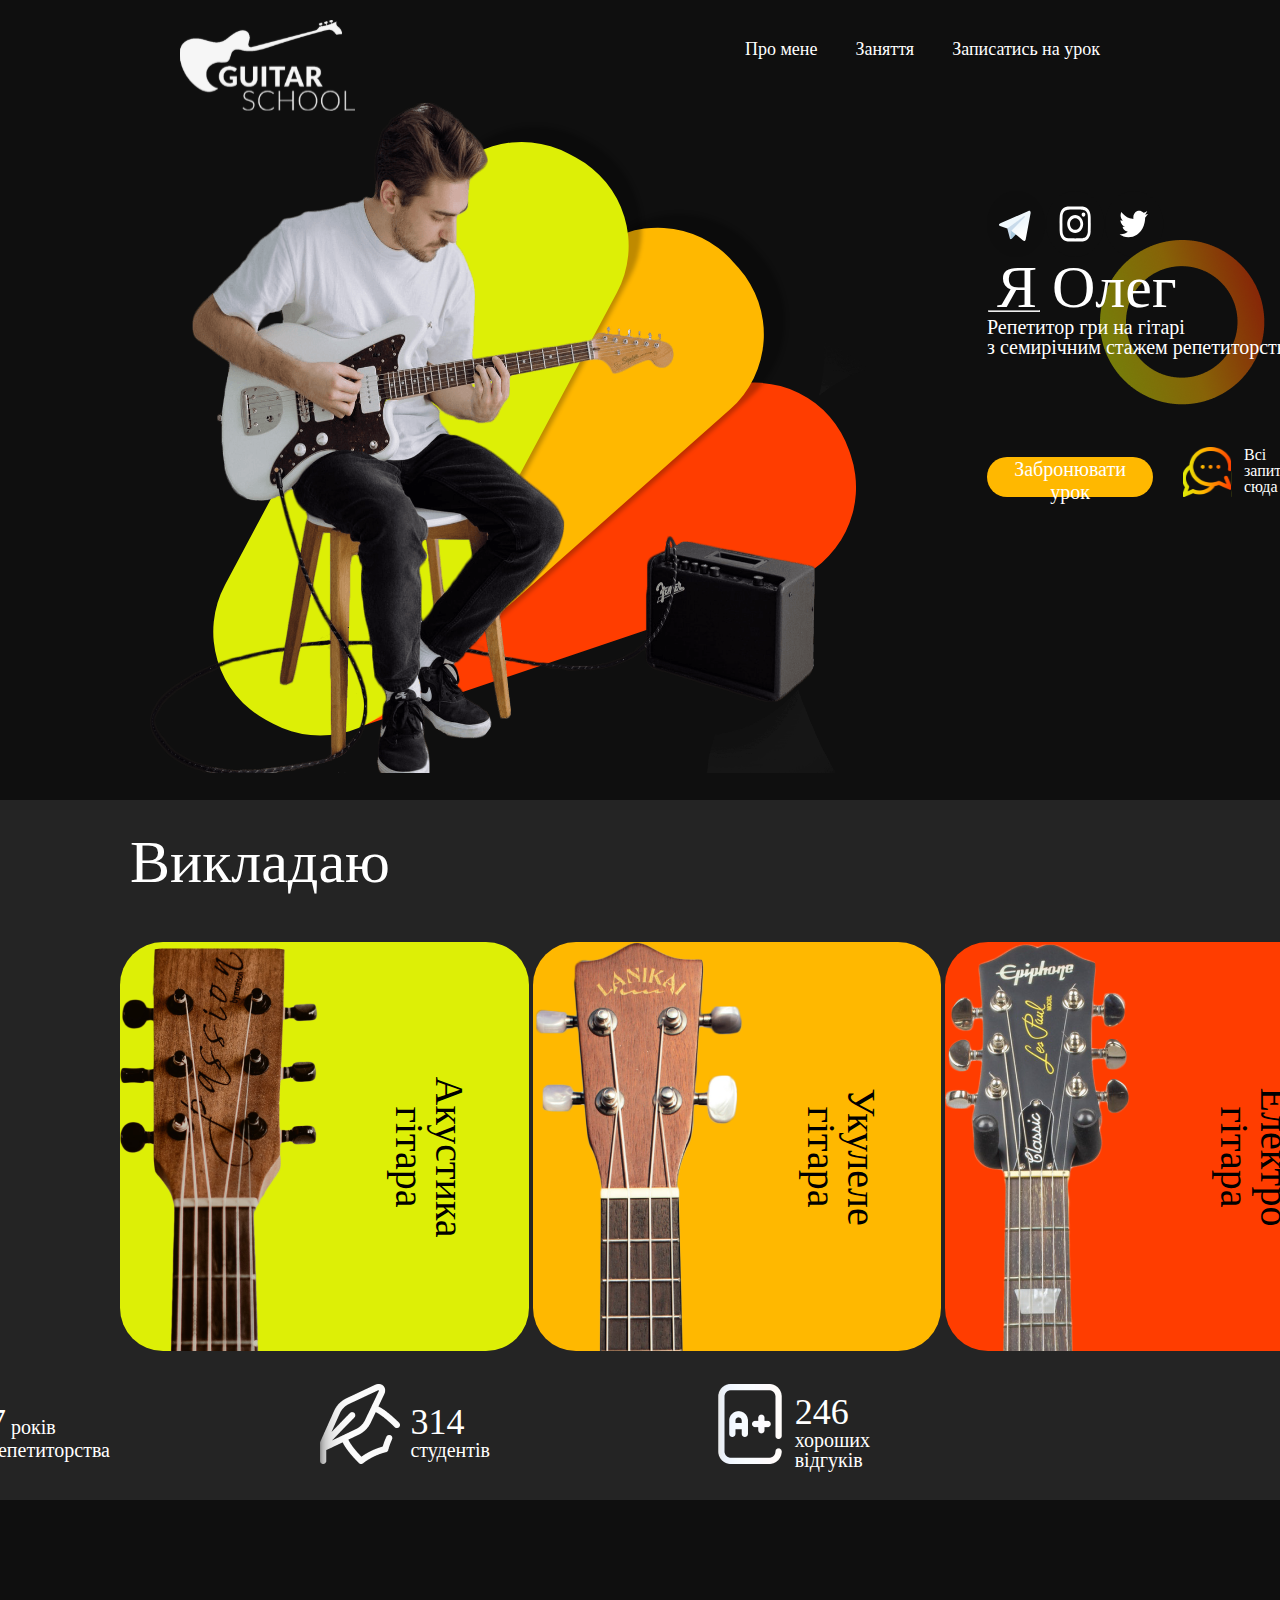
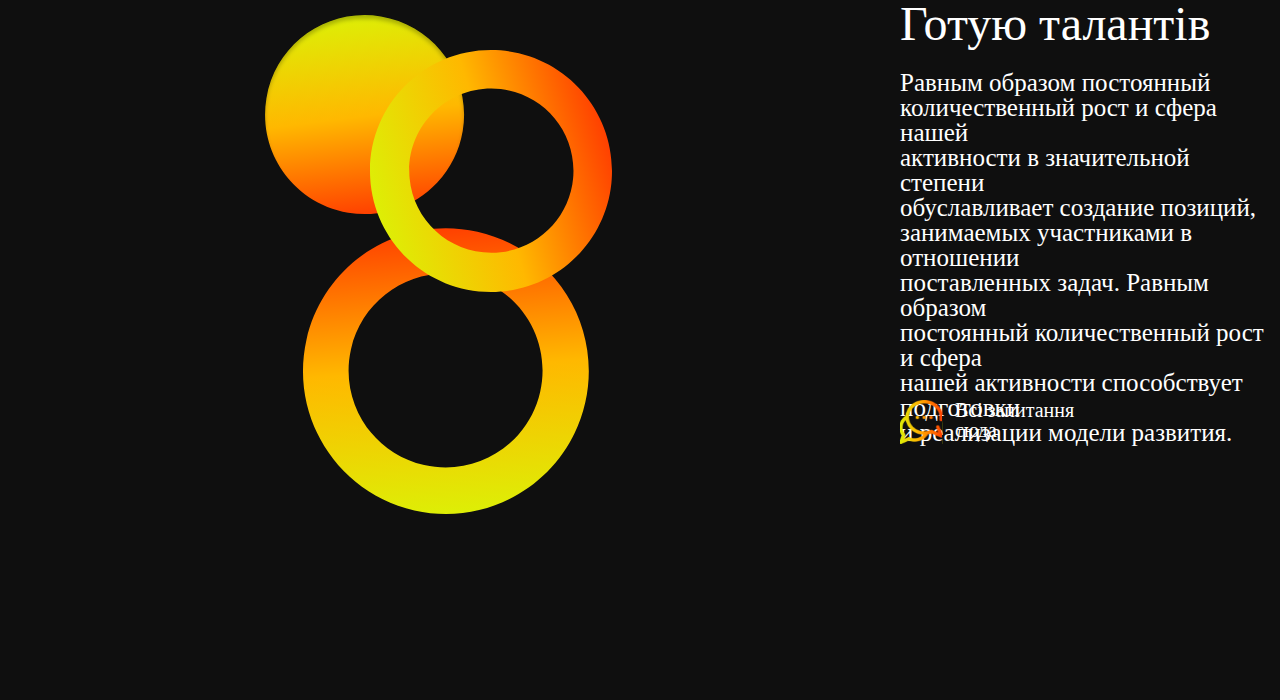
<file: index.html>
<!DOCTYPE html>
<html lang="en">

<head>
    <meta charset="UTF-8">
    <meta name="viewport" content="width=device-width, initial-scale=1.0">
    <link rel="stylesheet" href="src/css/style.css">
    <title>Уроки гри на гітарі</title>
    <meta name="description" content="Найкращий 
    репетитор з гри на гітарі в хмельницькому ">
</head>

<body>
    <!-- перша секція -->
    <div class="main-section">
        <div class="container main-section__nav-container">
            <!-- навігаційне меню -->
            <header class="main-section__header">
                <a href="#"><img class="guitar-school" src="src/img/Лого 2.svg" alt="Школа гітари"></a>
            </header>
            <nav class="main-section__nav nav-menu">
                <ul class="nav-menu__list">
                    <li class="nav-menu__list-item"> <a class="link" href="#">Про мене</a> </li>
                    <li class="nav-menu__list-item"> <a class="link" href="#">Заняття</a> </li>
                    <li class="nav-menu__list-item"> <a class="link" href="#">Записатись на урок</a> </li>
                </ul>
            </nav>

        </div>
        <div class="container main-section__content-container">
            <!-- ліва частина першоої секції -->
            <div class="left-wrapper">
                <img class="left-wrapper__img" src="src/img/fab80aefd50e1c96bfdb616c785472e9.png" alt="">
                <div class="left-wrapper__rectangle-yellow"></div>
                <div class="left-wrapper__rectangle-orange"></div>
                <div class="left-wrapper__rectangle-red"></div>

            </div>
            <!-- права частина -->
            <div class="right-wrapper">
                <div class="right-wrapper__icons-box icons ">
                    <div class="icons__item">
                        <img src="src/img//Telegram.svg" alt="">
                    </div>
                    <div class="icons__item">
                        <img src="src/img/Instagram.svg" alt="">
                    </div>
                    <div class="icons__item">
                        <img src="src/img/Twitter.svg" alt="">
                    </div>
                </div>
                <h1 class="right-wrapper__title title">
                    Я Олег
                    <hr class="title__hr">

                </h1>
                <p class="right-wrapper__text">Репетитор гри на гітарі<br> з семирічним стажем репетиторства</p>
                <div class="right-wrapper__button buttons">
                    <button class="buttons__main-btn">
                        Забронювати урок
                    </button>
                    <div class="buttons__icon-btn">
                        <img src="src/img/chat 1.svg" alt="chat">
                        <p class="buttons__text">
                            Всі запитання<br> сюда
                        </p>


                    </div>
                </div>

            </div>
            <div class="main-section__first-elipse elipse">
                <img src="src/img/Subtract.png" alt="">
                <div class="elipse__subtract">

                </div>
            </div>
        </div>
        <div class="main-section__second-elipse">
            <div class="elipse__subtract"></div>
        </div>

    </div>

    <!-- Друга секція -->
    <section class="second-section">
        <div class="container second-section__container">
            <!-- Загооловок -->
            <h2 class="second-section__title title">
                Викладаю

            </h2>
                <!-- Карточки -->
                <div class="second-section__cards-box">
                    <div class="second-section__cards-item cards-item">
                        <img class="cadrs-item__img" src="src/img/Акустика-гитара 1.png" alt="">
                        <p class="cards-item__text">Акустика<br> гітара</p>
                    </div>
                </div>
                <div class="second-section__cards-box">
                    <div class="second-section__cards-item cards-item cards-item__orange">
                        <img class="cadrs-item__img" src="src/img/Укулелли-гитара 1.png" alt="">
                        <p class="cards-item__text">Укулеле<br> гітара</p>
                    </div>
                </div>
                <div class="second-section__cards-box">
                    <div class="second-section__cards-item cards-item cards-item__red ">
                        <img class="cadrs-item__img" src="src/img/Электро-гитара 1.png" alt="">
                        <p class="cards-item__text">Електро<br> гітара</p>
                    </div>
                </div>
                    <div class="second-section__icons-box icons-box">
                        <div class="secind-sectin__icons-item icons-item">
                            <img src="src/icons/01-Иконка_вторая секция.svg" alt="кубок" class="icons-item__img1">
                            <p class="icons-item__text1"> <span>7</span> років<br> репетиторства </p>
                        </div>
                        <div class="secind-sectin__icons-item icons-item">
                            <img src="src/icons/03-Иконка_вторая секкция.svg" alt="шапка" class="icons-item__img2">
                            <p class="icons-item__text2"> <span>314</span> <br>студентів</p>
                        </div>
                        <div class="secind-sectin__icons-item icons-item">
                            <img src="src/icons/04-Иконка_вторая секкция 1.svg" alt="нота" class="icons-item__img3">
                            <p class="icons-item__text3"> <span>246</span> <br>хороших<br> відгуків</p>
                        </div>
                    </div>
            
        </div>
    </section> 
   <!--  3 секція -->
    <section class="third-section">
            <div class="container third-section__container">
                <div class="third-section__text1">
                   <span> Готую талантів<br></span>
                </div>
                   <div class="third-section__text2">
                Равным образом постоянный<br>
                количественный рост и сфера нашей <br>
                активности в значительной степени<br>
                обуславливает создание позиций,<br>
                занимаемых участниками в отношении<br>
                поставленных задач. Равным образом <br>
                постоянный количественный рост и сфера <br>
                нашей активности способствует подготовки<br>
                и реализации модели развития.</div>
                
                <div class="third-section__icon-btn">
                    <img src="src/img/chat 1.svg" alt="chat">
                    <p class="third-section__text-icon">
                        Всі запитання<br> сюда
                    </p>


                </div>
                <div class="third-section__elipse">
                    <img src="src/img/Group 3groop.svg" alt="кружки">
                    

                </div>
                <div class="third-section__elipse2">
                    <img src="src/img/Subtractgroop.svg" alt="reall">
                </div>
            </div>

    </section>
</body>

</html>
</file>
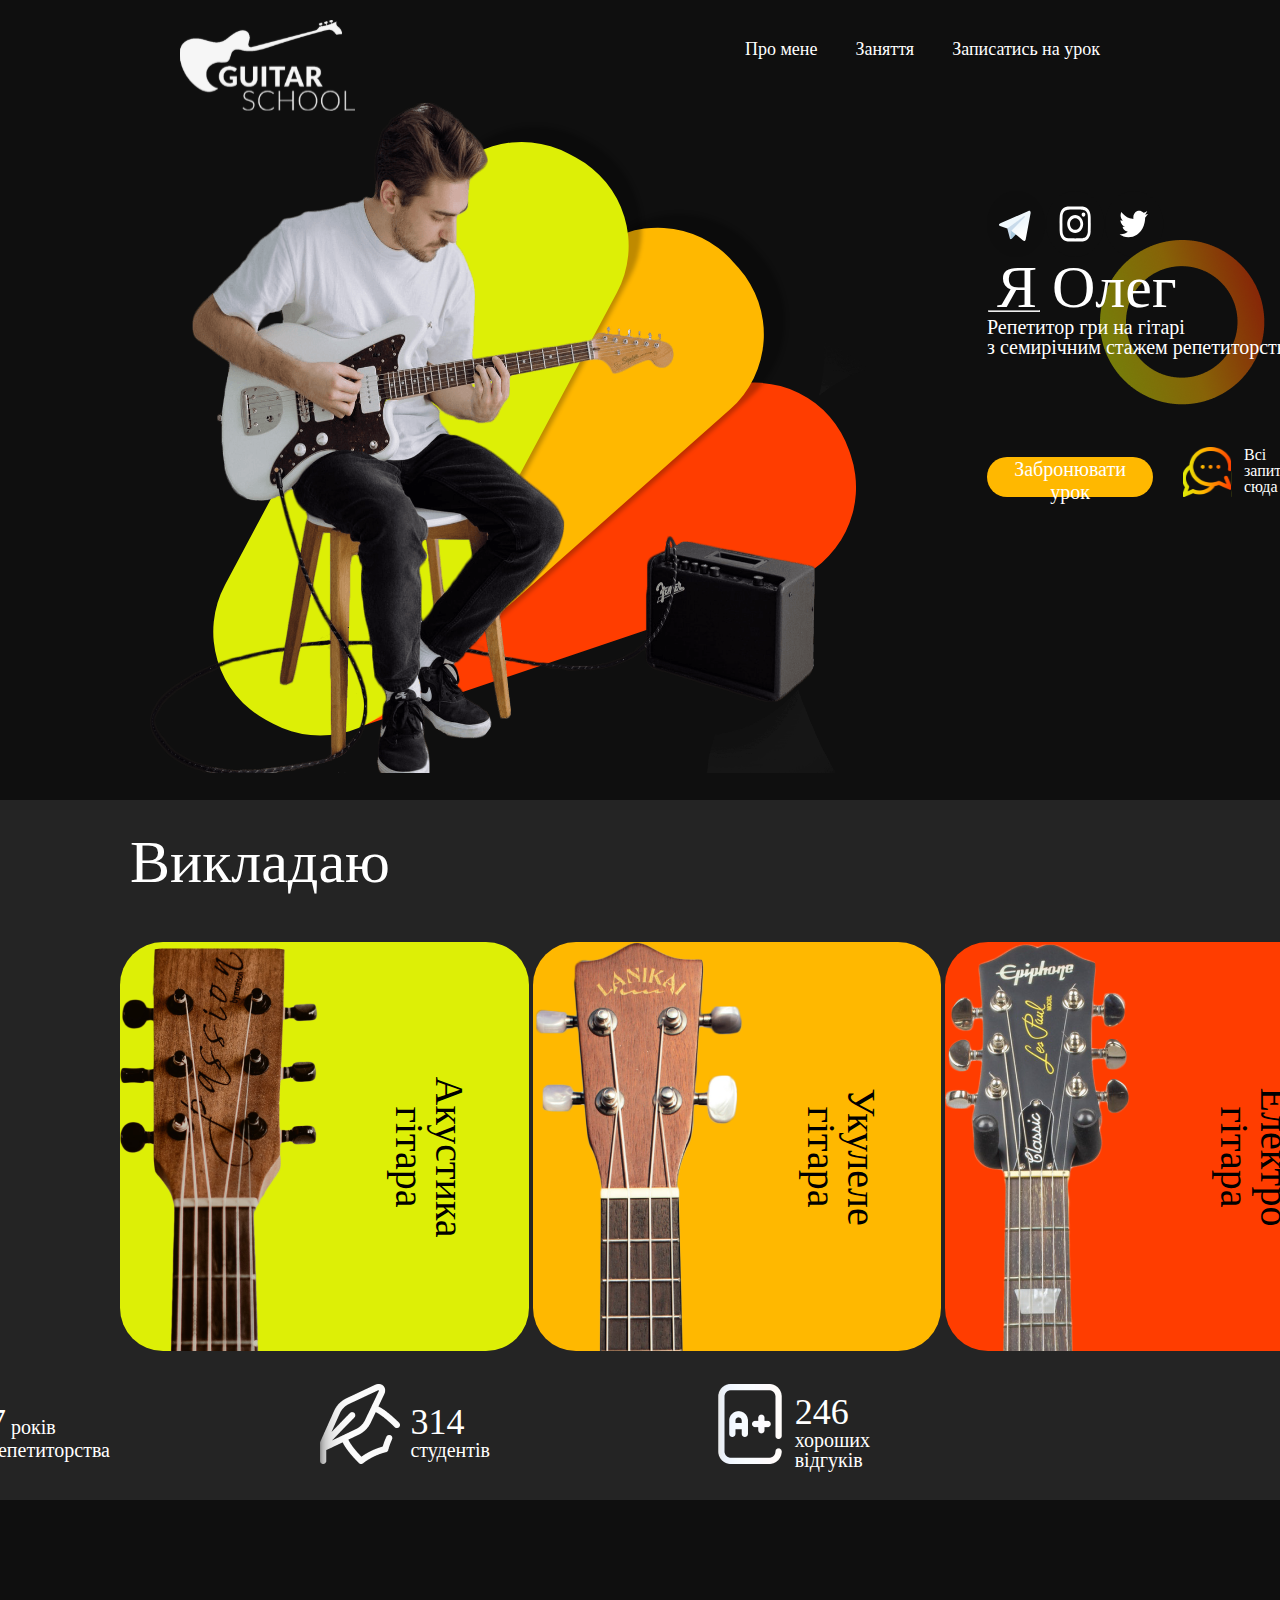
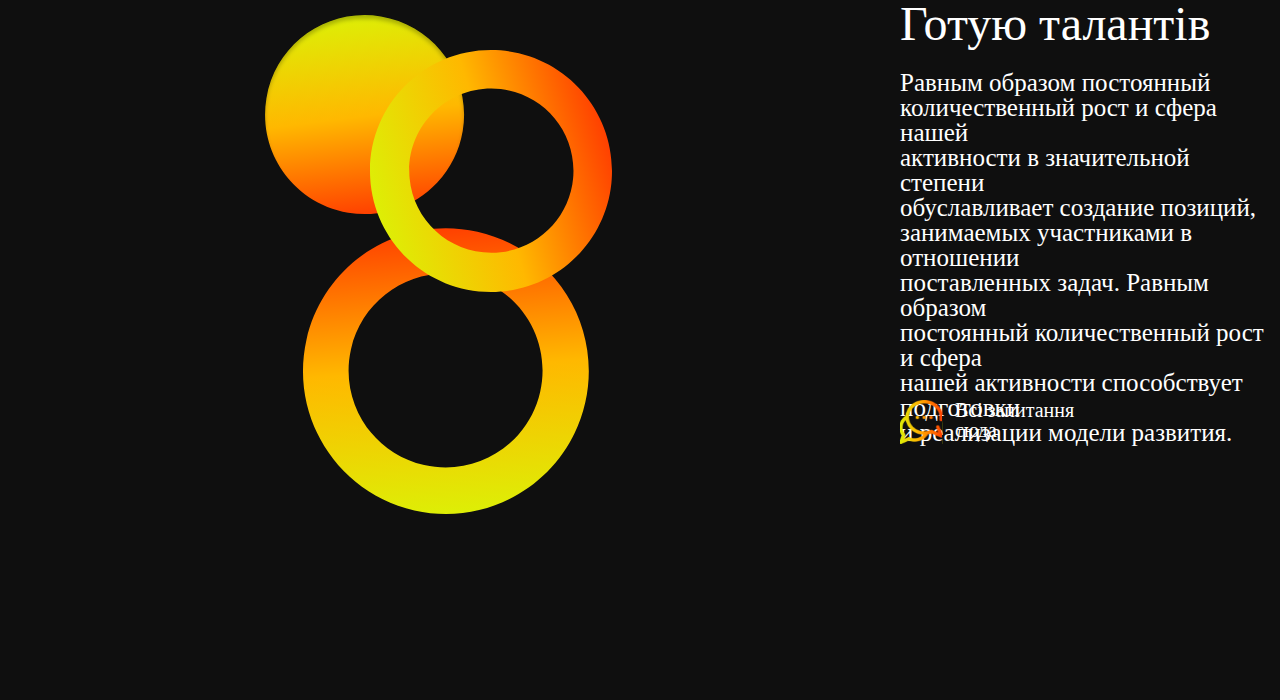
<file: src/index.html>
<!DOCTYPE html>
<html lang="en">

<head>
    <meta charset="UTF-8">
    <meta name="viewport" content="width=device-width, initial-scale=1.0">
    <link rel="stylesheet" href="css/style.css">
    <title>Уроки гри на гітарі</title>
    <meta name="description" content="Найкращий 
    репетитор з гри на гітарі в хмельницькому ">
</head>

<body>
    <!-- перша секція -->
    <div class="main-section">
        <div class="container main-section__nav-container">
            <!-- навігаційне меню -->
            <header class="main-section__header">
                <a href="#"><img class="guitar-school" src="img/Лого 2.svg" alt="Школа гітари"></a>
            </header>
            <nav class="main-section__nav nav-menu">
                <ul class="nav-menu__list">
                    <li class="nav-menu__list-item"> <a class="link" href="#">Про мене</a> </li>
                    <li class="nav-menu__list-item"> <a class="link" href="#">Заняття</a> </li>
                    <li class="nav-menu__list-item"> <a class="link" href="#">Записатись на урок</a> </li>
                </ul>
            </nav>

        </div>
        <div class="container main-section__content-container">
            <!-- ліва частина першоої секції -->
            <div class="left-wrapper">
                <img class="left-wrapper__img" src="img/fab80aefd50e1c96bfdb616c785472e9.png" alt="">
                <div class="left-wrapper__rectangle-yellow"></div>
                <div class="left-wrapper__rectangle-orange"></div>
                <div class="left-wrapper__rectangle-red"></div>

            </div>
            <!-- права частина -->
            <div class="right-wrapper">
                <div class="right-wrapper__icons-box icons ">
                    <div class="icons__item">
                        <img src="img//Telegram.svg" alt="">
                    </div>
                    <div class="icons__item">
                        <img src="img/Instagram.svg" alt="">
                    </div>
                    <div class="icons__item">
                        <img src="img/Twitter.svg" alt="">
                    </div>
                </div>
                <h1 class="right-wrapper__title title">
                    Я Олег
                    <hr class="title__hr">

                </h1>
                <p class="right-wrapper__text">Репетитор гри на гітарі<br> з семирічним стажем репетиторства</p>
                <div class="right-wrapper__button buttons">
                    <button class="buttons__main-btn">
                        Забронювати урок
                    </button>
                    <div class="buttons__icon-btn">
                        <img src="img/chat 1.svg" alt="chat">
                        <p class="buttons__text">
                            Всі запитання<br> сюда
                        </p>


                    </div>
                </div>

            </div>
            <div class="main-section__first-elipse elipse">
                <img src="img/Subtract.png" alt="">
                <div class="elipse__subtract">

                </div>
            </div>
        </div>
        <div class="main-section__second-elipse">
            <div class="elipse__subtract"></div>
        </div>

    </div>

    <!-- Друга секція -->
    <section class="second-section">
        <div class="container second-section__container">
            <!-- Загооловок -->
            <h2 class="second-section__title title">
                Викладаю

            </h2>
                <!-- Карточки -->
                <div class="second-section__cards-box">
                    <div class="second-section__cards-item cards-item">
                        <img class="cadrs-item__img" src="img/Акустика-гитара 1.png" alt="">
                        <p class="cards-item__text">Акустика<br> гітара</p>
                    </div>
                </div>
                <div class="second-section__cards-box">
                    <div class="second-section__cards-item cards-item cards-item__orange">
                        <img class="cadrs-item__img" src="img/Укулелли-гитара 1.png" alt="">
                        <p class="cards-item__text">Укулеле<br> гітара</p>
                    </div>
                </div>
                <div class="second-section__cards-box">
                    <div class="second-section__cards-item cards-item cards-item__red ">
                        <img class="cadrs-item__img" src="img/Электро-гитара 1.png" alt="">
                        <p class="cards-item__text">Електро<br> гітара</p>
                    </div>
                </div>
                    <div class="second-section__icons-box icons-box">
                        <div class="secind-sectin__icons-item icons-item">
                            <img src="icons/01-Иконка_вторая секция.svg" alt="кубок" class="icons-item__img1">
                            <p class="icons-item__text1"> <span>7</span> років<br> репетиторства </p>
                        </div>
                        <div class="secind-sectin__icons-item icons-item">
                            <img src="icons/03-Иконка_вторая секкция.svg" alt="шапка" class="icons-item__img2">
                            <p class="icons-item__text2"> <span>314</span> <br>студентів</p>
                        </div>
                        <div class="secind-sectin__icons-item icons-item">
                            <img src="icons/04-Иконка_вторая секкция 1.svg" alt="нота" class="icons-item__img3">
                            <p class="icons-item__text3"> <span>246</span> <br>хороших<br> відгуків</p>
                        </div>
                    </div>
            
        </div>
    </section> 
   <!--  3 секція -->
    <section class="third-section">
            <div class="container third-section__container">
                <div class="third-section__text1">
                   <span> Готую талантів<br></span>
                </div>
                   <div class="third-section__text2">
                Равным образом постоянный<br>
                количественный рост и сфера нашей <br>
                активности в значительной степени<br>
                обуславливает создание позиций,<br>
                занимаемых участниками в отношении<br>
                поставленных задач. Равным образом <br>
                постоянный количественный рост и сфера <br>
                нашей активности способствует подготовки<br>
                и реализации модели развития.</div>
                
                <div class="third-section__icon-btn">
                    <img src="img/chat 1.svg" alt="chat">
                    <p class="third-section__text-icon">
                        Всі запитання<br> сюда
                    </p>


                </div>
                <div class="third-section__elipse">
                    <img src="img/Group 3groop.svg" alt="кружки">
                    

                </div>
                <div class="third-section__elipse2">
                    <img src="img/Subtractgroop.svg" alt="reall">
                </div>
            </div>

    </section>
</body>

</html>
</file>
<file: src/css/style.css>
@charset "UTF-8";
/* line 1, ../../../OneDrive/Робочий стіл/HTML/Портфоліо гітариста/src/sass/style.sass */
.link {
  text-decoration: none;
  color: white;
}

/*! normalize.css v8.0.1 | MIT License | github.com/necolas/normalize.css */
/* Document
   ========================================================================== */
/**
 * 1. Correct the line height in all browsers.
 * 2. Prevent adjustments of font size after orientation changes in iOS.
 */
/* line 11, ../../../OneDrive/Робочий стіл/HTML/Портфоліо гітариста/src/sass/normalizez.scss */
html {
  line-height: 1.15;
  /* 1 */
  -webkit-text-size-adjust: 100%;
  /* 2 */
}

/* Sections
   ========================================================================== */
/**
 * Remove the margin in all browsers.
 */
/* line 23, ../../../OneDrive/Робочий стіл/HTML/Портфоліо гітариста/src/sass/normalizez.scss */
body {
  margin: 0;
}

/**
 * Render the `main` element consistently in IE.
 */
/* line 31, ../../../OneDrive/Робочий стіл/HTML/Портфоліо гітариста/src/sass/normalizez.scss */
main {
  display: block;
}

/**
 * Correct the font size and margin on `h1` elements within `section` and
 * `article` contexts in Chrome, Firefox, and Safari.
 */
/* line 40, ../../../OneDrive/Робочий стіл/HTML/Портфоліо гітариста/src/sass/normalizez.scss */
h1 {
  font-size: 2em;
  margin: 0.67em 0;
}

/* Grouping content
   ========================================================================== */
/**
 * 1. Add the correct box sizing in Firefox.
 * 2. Show the overflow in Edge and IE.
 */
/* line 53, ../../../OneDrive/Робочий стіл/HTML/Портфоліо гітариста/src/sass/normalizez.scss */
hr {
  box-sizing: content-box;
  /* 1 */
  height: 0;
  /* 1 */
  overflow: visible;
  /* 2 */
}

/**
 * 1. Correct the inheritance and scaling of font size in all browsers.
 * 2. Correct the odd `em` font sizing in all browsers.
 */
/* line 64, ../../../OneDrive/Робочий стіл/HTML/Портфоліо гітариста/src/sass/normalizez.scss */
pre {
  font-family: monospace, monospace;
  /* 1 */
  font-size: 1em;
  /* 2 */
}

/* Text-level semantics
   ========================================================================== */
/**
 * Remove the gray background on active links in IE 10.
 */
/* line 76, ../../../OneDrive/Робочий стіл/HTML/Портфоліо гітариста/src/sass/normalizez.scss */
a {
  background-color: transparent;
}

/**
 * 1. Remove the bottom border in Chrome 57-
 * 2. Add the correct text decoration in Chrome, Edge, IE, Opera, and Safari.
 */
/* line 85, ../../../OneDrive/Робочий стіл/HTML/Портфоліо гітариста/src/sass/normalizez.scss */
abbr[title] {
  border-bottom: none;
  /* 1 */
  text-decoration: underline;
  /* 2 */
  text-decoration: underline dotted;
  /* 2 */
}

/**
 * Add the correct font weight in Chrome, Edge, and Safari.
 */
/* line 95, ../../../OneDrive/Робочий стіл/HTML/Портфоліо гітариста/src/sass/normalizez.scss */
b,
strong {
  font-weight: bolder;
}

/**
 * 1. Correct the inheritance and scaling of font size in all browsers.
 * 2. Correct the odd `em` font sizing in all browsers.
 */
/* line 105, ../../../OneDrive/Робочий стіл/HTML/Портфоліо гітариста/src/sass/normalizez.scss */
code,
kbd,
samp {
  font-family: monospace, monospace;
  /* 1 */
  font-size: 1em;
  /* 2 */
}

/**
 * Add the correct font size in all browsers.
 */
/* line 116, ../../../OneDrive/Робочий стіл/HTML/Портфоліо гітариста/src/sass/normalizez.scss */
small {
  font-size: 80%;
}

/**
 * Prevent `sub` and `sup` elements from affecting the line height in
 * all browsers.
 */
/* line 125, ../../../OneDrive/Робочий стіл/HTML/Портфоліо гітариста/src/sass/normalizez.scss */
sub,
sup {
  font-size: 75%;
  line-height: 0;
  position: relative;
  vertical-align: baseline;
}

/* line 133, ../../../OneDrive/Робочий стіл/HTML/Портфоліо гітариста/src/sass/normalizez.scss */
sub {
  bottom: -0.25em;
}

/* line 137, ../../../OneDrive/Робочий стіл/HTML/Портфоліо гітариста/src/sass/normalizez.scss */
sup {
  top: -0.5em;
}

/* Embedded content
   ========================================================================== */
/**
 * Remove the border on images inside links in IE 10.
 */
/* line 148, ../../../OneDrive/Робочий стіл/HTML/Портфоліо гітариста/src/sass/normalizez.scss */
img {
  border-style: none;
}

/* Forms
   ========================================================================== */
/**
 * 1. Change the font styles in all browsers.
 * 2. Remove the margin in Firefox and Safari.
 */
/* line 160, ../../../OneDrive/Робочий стіл/HTML/Портфоліо гітариста/src/sass/normalizez.scss */
button,
input,
optgroup,
select,
textarea {
  font-family: inherit;
  /* 1 */
  font-size: 100%;
  /* 1 */
  line-height: 1.15;
  /* 1 */
  margin: 0;
  /* 2 */
}

/**
 * Show the overflow in IE.
 * 1. Show the overflow in Edge.
 */
/* line 176, ../../../OneDrive/Робочий стіл/HTML/Портфоліо гітариста/src/sass/normalizez.scss */
button,
input {
  /* 1 */
  overflow: visible;
}

/**
 * Remove the inheritance of text transform in Edge, Firefox, and IE.
 * 1. Remove the inheritance of text transform in Firefox.
 */
/* line 186, ../../../OneDrive/Робочий стіл/HTML/Портфоліо гітариста/src/sass/normalizez.scss */
button,
select {
  /* 1 */
  text-transform: none;
}

/**
 * Correct the inability to style clickable types in iOS and Safari.
 */
/* line 195, ../../../OneDrive/Робочий стіл/HTML/Портфоліо гітариста/src/sass/normalizez.scss */
button,
[type="button"],
[type="reset"],
[type="submit"]
button::-moz-focus-inner,
[type="button"]::-moz-focus-inner,
[type="reset"]::-moz-focus-inner,
[type="submit"]::-moz-focus-inner {
  border-style: none;
  padding: 0;
}

/**
 * Restore the focus styles unset by the previous rule.
 */
/* line 216, ../../../OneDrive/Робочий стіл/HTML/Портфоліо гітариста/src/sass/normalizez.scss */
button:-moz-focusring,
[type="button"]:-moz-focusring,
[type="reset"]:-moz-focusring,
[type="submit"]:-moz-focusring {
  outline: 1px dotted ButtonText;
}

/**
 * Correct the padding in Firefox.
 */
/* line 227, ../../../OneDrive/Робочий стіл/HTML/Портфоліо гітариста/src/sass/normalizez.scss */
fieldset {
  padding: 0.35em 0.75em 0.625em;
}

/**
 * 1. Correct the text wrapping in Edge and IE.
 * 2. Correct the color inheritance from `fieldset` elements in IE.
 * 3. Remove the padding so developers are not caught out when they zero out
 *    `fieldset` elements in all browsers.
 */
/* line 238, ../../../OneDrive/Робочий стіл/HTML/Портфоліо гітариста/src/sass/normalizez.scss */
legend {
  box-sizing: border-box;
  /* 1 */
  color: inherit;
  /* 2 */
  display: table;
  /* 1 */
  max-width: 100%;
  /* 1 */
  padding: 0;
  /* 3 */
  white-space: normal;
  /* 1 */
}

/**
 * Add the correct vertical alignment in Chrome, Firefox, and Opera.
 */
/* line 251, ../../../OneDrive/Робочий стіл/HTML/Портфоліо гітариста/src/sass/normalizez.scss */
progress {
  vertical-align: baseline;
}

/**
 * Remove the default vertical scrollbar in IE 10+.
 */
/* line 259, ../../../OneDrive/Робочий стіл/HTML/Портфоліо гітариста/src/sass/normalizez.scss */
textarea {
  overflow: auto;
}

/**
 * 1. Add the correct box sizing in IE 10.
 * 2. Remove the padding in IE 10.
 */
/* line 268, ../../../OneDrive/Робочий стіл/HTML/Портфоліо гітариста/src/sass/normalizez.scss */
[type="checkbox"],
[type="radio"] {
  box-sizing: border-box;
  /* 1 */
  padding: 0;
  /* 2 */
}

/**
 * Correct the cursor style of increment and decrement buttons in Chrome.
 */
/* line 278, ../../../OneDrive/Робочий стіл/HTML/Портфоліо гітариста/src/sass/normalizez.scss */
[type="number"]::-webkit-inner-spin-button,
[type="number"]::-webkit-outer-spin-button {
  height: auto;
}

/**
 * 1. Correct the odd appearance in Chrome and Safari.
 * 2. Correct the outline style in Safari.
 */
/* line 288, ../../../OneDrive/Робочий стіл/HTML/Портфоліо гітариста/src/sass/normalizez.scss */
[type="search"] {
  appearance: textfield;
  /* 1 */
  outline-offset: -2px;
  /* 2 */
}

/**
 * Remove the inner padding in Chrome and Safari on macOS.
 */
/* line 297, ../../../OneDrive/Робочий стіл/HTML/Портфоліо гітариста/src/sass/normalizez.scss */
[type="search"]::-webkit-search-decoration {
  -webkit-appearance: none;
}

/**
 * 1. Correct the inability to style clickable types in iOS and Safari.
 * 2. Change font properties to `inherit` in Safari.
 */
/* line 306, ../../../OneDrive/Робочий стіл/HTML/Портфоліо гітариста/src/sass/normalizez.scss */
::-webkit-file-upload-button {
  -webkit-appearance: button;
  /* 1 */
  font: inherit;
  /* 2 */
}

/* Interactive
   ========================================================================== */
/*
 * Add the correct display in Edge, IE 10+, and Firefox.
 */
/* line 318, ../../../OneDrive/Робочий стіл/HTML/Портфоліо гітариста/src/sass/normalizez.scss */
details {
  display: block;
}

/*
 * Add the correct display in all browsers.
 */
/* line 326, ../../../OneDrive/Робочий стіл/HTML/Портфоліо гітариста/src/sass/normalizez.scss */
summary {
  display: list-item;
}

/* Misc
   ========================================================================== */
/**
 * Add the correct display in IE 10+.
 */
/* line 337, ../../../OneDrive/Робочий стіл/HTML/Портфоліо гітариста/src/sass/normalizez.scss */
template {
  display: none;
}

/**
 * Add the correct display in IE 10.
 */
/* line 345, ../../../OneDrive/Робочий стіл/HTML/Портфоліо гітариста/src/sass/normalizez.scss */
[hidden] {
  display: none;
}

/* line 1, ../../../OneDrive/Робочий стіл/HTML/Портфоліо гітариста/src/sass/resets.scss */
html, body, div, span, applet, object, iframe,
h1, h2, h3, h4, h5, h6, p, blockquote, pre,
a, abbr, acronym, address, big, cite, code,
del, dfn, em, img, ins, kbd, q, s, samp,
small, strike, strong, sub, sup, tt, var,
b, u, i, center,
dl, dt, dd, ol, ul, li,
fieldset, form, label, legend,
table, caption, tbody, tfoot, thead, tr, th, td,
article, aside, canvas, details, embed,
figure, figcaption, footer, header, hgroup,
menu, nav, output, ruby, section, summary,
time, mark, audio, video {
  margin: 0;
  padding: 0;
  border: 0;
  font-size: 100%;
  font: inherit;
  vertical-align: baseline;
}

/* line 21, ../../../OneDrive/Робочий стіл/HTML/Портфоліо гітариста/src/sass/resets.scss */
article, aside, details, figcaption, figure,
footer, header, hgroup, menu, nav, section {
  display: block;
}

/* line 25, ../../../OneDrive/Робочий стіл/HTML/Портфоліо гітариста/src/sass/resets.scss */
html {
  height: 100%;
}

/* line 28, ../../../OneDrive/Робочий стіл/HTML/Портфоліо гітариста/src/sass/resets.scss */
body {
  line-height: 1;
}

/* line 31, ../../../OneDrive/Робочий стіл/HTML/Портфоліо гітариста/src/sass/resets.scss */
ol, ul {
  list-style: none;
}

/* line 34, ../../../OneDrive/Робочий стіл/HTML/Портфоліо гітариста/src/sass/resets.scss */
blockquote, q {
  quotes: none;
}

/* line 37, ../../../OneDrive/Робочий стіл/HTML/Портфоліо гітариста/src/sass/resets.scss */
blockquote:before, blockquote:after,
q:before, q:after {
  content: '';
  content: none;
}

/* line 42, ../../../OneDrive/Робочий стіл/HTML/Портфоліо гітариста/src/sass/resets.scss */
table {
  border-collapse: collapse;
  border-spacing: 0;
}

/* line 6, ../../../OneDrive/Робочий стіл/HTML/Портфоліо гітариста/src/sass/style.sass */
* {
  box-sizing: border-box;
}

/* line 13, ../../../OneDrive/Робочий стіл/HTML/Портфоліо гітариста/src/sass/style.sass */
.conteiner {
  max-width: 1140px;
  margin: 0 auto;
}

/* line 17, ../../../OneDrive/Робочий стіл/HTML/Портфоліо гітариста/src/sass/style.sass */
.main-section {
  height: 800px;
  background: #0F0F0F;
}

/* line 20, ../../../OneDrive/Робочий стіл/HTML/Портфоліо гітариста/src/sass/style.sass */
.main-section__content-container {
  display: flex;
  flex-direction: row;
}

/* line 23, ../../../OneDrive/Робочий стіл/HTML/Портфоліо гітариста/src/sass/style.sass */
.main-section__header {
  width: 175px;
  height: 90.641px;
  padding-top: 20px;
  padding-left: 180px;
}

/* line 29, ../../../OneDrive/Робочий стіл/HTML/Портфоліо гітариста/src/sass/style.sass */
.main-section__nav-container {
  display: flex;
  flex-direction: row;
  justify-content: space-between;
}

/* line 33, ../../../OneDrive/Робочий стіл/HTML/Портфоліо гітариста/src/sass/style.sass */
.nav-menu {
  padding-top: 40px;
  padding-right: 180px;
}

/* line 36, ../../../OneDrive/Робочий стіл/HTML/Портфоліо гітариста/src/sass/style.sass */
.nav-menu__list {
  display: flex;
  flex-direction: row;
}

/* line 39, ../../../OneDrive/Робочий стіл/HTML/Портфоліо гітариста/src/sass/style.sass */
.nav-menu__list-item {
  margin-right: 38px;
  font-size: 18px;
}

/* line 42, ../../../OneDrive/Робочий стіл/HTML/Портфоліо гітариста/src/sass/style.sass */
.nav-menu__list-item:last-child {
  margin-right: 0px;
}

/* line 45, ../../../OneDrive/Робочий стіл/HTML/Портфоліо гітариста/src/sass/style.sass */
.left-wrapper__img {
  width: 887px;
  height: 682px;
  padding-left: 150px;
  padding-top: 7px;
  position: relative;
  z-index: 7;
}

/* line 52, ../../../OneDrive/Робочий стіл/HTML/Портфоліо гітариста/src/sass/style.sass */
.left-wrapper__rectangle-yellow {
  position: absolute;
  z-index: 6;
  top: 335px;
  left: 100px;
  width: 641.532px;
  height: 207.805px;
  transform: rotate(-61.877deg);
  border-radius: 100px;
  background: #DDEF06;
  box-shadow: 20px 4px 4px 0px rgba(0, 0, 0, 0.25);
}

/* line 63, ../../../OneDrive/Робочий стіл/HTML/Портфоліо гітариста/src/sass/style.sass */
.left-wrapper__rectangle-orange {
  position: absolute;
  z-index: 5;
  top: 375px;
  left: 170px;
  width: 646.537px;
  height: 208.566px;
  transform: rotate(-41.544deg);
  flex-shrink: 0;
  border-radius: 100px;
  background: #FFB800;
  box-shadow: 25px 4px 4px 0px rgba(0, 0, 0, 0.25);
}

/* line 75, ../../../OneDrive/Робочий стіл/HTML/Портфоліо гітариста/src/sass/style.sass */
.left-wrapper__rectangle-red {
  position: absolute;
  z-index: 4;
  top: 454px;
  left: 220px;
  width: 647.387px;
  height: 205.067px;
  transform: rotate(-18.676deg);
  flex-shrink: 0;
  border-radius: 100px;
  background: #FF3D00;
}

/* line 86, ../../../OneDrive/Робочий стіл/HTML/Портфоліо гітариста/src/sass/style.sass */
.title {
  position: relative;
  padding-left: 10px;
  font-size: 60px;
  color: white;
  z-index: 10;
}

/* line 92, ../../../OneDrive/Робочий стіл/HTML/Портфоліо гітариста/src/sass/style.sass */
.right-wrapper {
  padding-left: 100px;
  padding-top: 100px;
}

/* line 96, ../../../OneDrive/Робочий стіл/HTML/Портфоліо гітариста/src/sass/style.sass */
.right-wrapper__text {
  font-size: 20px;
  color: white;
  position: relative;
  z-index: 10;
}

/* line 101, ../../../OneDrive/Робочий стіл/HTML/Портфоліо гітариста/src/sass/style.sass */
.right-wrapper__icons-box {
  display: flex;
  flex-direction: row;
  width: 60px;
  height: 66px;
}

/* line 107, ../../../OneDrive/Робочий стіл/HTML/Портфоліо гітариста/src/sass/style.sass */
.buttons__text {
  color: white;
}

/* line 109, ../../../OneDrive/Робочий стіл/HTML/Портфоліо гітариста/src/sass/style.sass */
.title__hr {
  position: absolute;
  width: 50px;
  top: 23px;
  left: 1px;
  z-index: 9;
  color: white;
}

/* line 116, ../../../OneDrive/Робочий стіл/HTML/Портфоліо гітариста/src/sass/style.sass */
.buttons {
  display: inline-flex;
}

/* line 118, ../../../OneDrive/Робочий стіл/HTML/Портфоліо гітариста/src/sass/style.sass */
.buttons__main-btn {
  font-size: 20px;
  height: 40px;
  width: 180px;
  margin-top: 100px;
  color: white;
  background-color: #FFB800;
  border-radius: 100px;
  border: none;
}

/* line 128, ../../../OneDrive/Робочий стіл/HTML/Портфоліо гітариста/src/sass/style.sass */
.buttons__icon-btn {
  display: inline-flex;
  position: relative;
  padding-top: 90px;
  padding-left: 30px;
}

/* line 133, ../../../OneDrive/Робочий стіл/HTML/Портфоліо гітариста/src/sass/style.sass */
.buttons__icon-btn img {
  margin-right: 12px;
}

/* line 135, ../../../OneDrive/Робочий стіл/HTML/Портфоліо гітариста/src/sass/style.sass */
.elipse {
  position: absolute;
  flex-shrink: 0;
  left: 1100px;
  top: 240px;
}

/* line 142, ../../../OneDrive/Робочий стіл/HTML/Портфоліо гітариста/src/sass/style.sass */
.second-section {
  min-height: 700px;
}

/* line 145, ../../../OneDrive/Робочий стіл/HTML/Портфоліо гітариста/src/sass/style.sass */
.second-section__cards-box {
  display: inline-flex;
  position: relative;
  left: 120px;
}

/* line 150, ../../../OneDrive/Робочий стіл/HTML/Портфоліо гітариста/src/sass/style.sass */
.second-section__container {
  padding-top: 32px;
  min-height: 700px;
  background-color: #242424;
}

/* line 154, ../../../OneDrive/Робочий стіл/HTML/Портфоліо гітариста/src/sass/style.sass */
.second-section__cards-item {
  margin-right: 30px;
}

/* line 156, ../../../OneDrive/Робочий стіл/HTML/Портфоліо гітариста/src/sass/style.sass */
.second-section__cards-item:last-child {
  margin-right: 0px;
}

/* line 158, ../../../OneDrive/Робочий стіл/HTML/Портфоліо гітариста/src/sass/style.sass */
.second-section__title {
  margin-bottom: 50px;
  display: flex;
  padding-left: 130px;
}

/* line 164, ../../../OneDrive/Робочий стіл/HTML/Портфоліо гітариста/src/sass/style.sass */
.cards-item {
  position: relative;
  width: 408.604px;
  height: 408.604px;
  background-color: #DDEF06;
  border-radius: 43px;
  display: flex;
  align-items: flex-end;
}

/* line 173, ../../../OneDrive/Робочий стіл/HTML/Портфоліо гітариста/src/sass/style.sass */
.cards-item__img {
  height: 360px;
}

/* line 175, ../../../OneDrive/Робочий стіл/HTML/Портфоліо гітариста/src/sass/style.sass */
.cards-item__text {
  width: 280px;
  font-size: 40px;
  text-align: center;
  transform: rotate(90deg);
  position: absolute;
  top: 175px;
  right: -40px;
}

/* line 183, ../../../OneDrive/Робочий стіл/HTML/Портфоліо гітариста/src/sass/style.sass */
.cards-item__orange {
  background-color: #ffb800;
}

/* line 185, ../../../OneDrive/Робочий стіл/HTML/Портфоліо гітариста/src/sass/style.sass */
.cards-item__red {
  background-color: #FF3D00;
}

/* line 189, ../../../OneDrive/Робочий стіл/HTML/Портфоліо гітариста/src/sass/style.sass */
.icons-item__img1 {
  position: absolute;
  right: 1300px;
  padding-top: 30px;
}

/* line 193, ../../../OneDrive/Робочий стіл/HTML/Портфоліо гітариста/src/sass/style.sass */
.icons-item__img2 {
  position: absolute;
  right: 880px;
  padding-top: 30px;
}

/* line 197, ../../../OneDrive/Робочий стіл/HTML/Портфоліо гітариста/src/sass/style.sass */
.icons-item__img3 {
  position: absolute;
  right: 490px;
  padding-top: 30px;
}

/* line 201, ../../../OneDrive/Робочий стіл/HTML/Портфоліо гітариста/src/sass/style.sass */
.icons-item__text1 {
  position: absolute;
  right: 1170px;
  padding-top: 50px;
  font-size: 20px;
  color: white;
}

/* line 207, ../../../OneDrive/Робочий стіл/HTML/Портфоліо гітариста/src/sass/style.sass */
.icons-item__text1 span {
  font-size: 36px;
}

/* line 209, ../../../OneDrive/Робочий стіл/HTML/Портфоліо гітариста/src/sass/style.sass */
.icons-item__text2 {
  position: absolute;
  right: 790px;
  padding-top: 50px;
  font-size: 20px;
  color: white;
}

/* line 215, ../../../OneDrive/Робочий стіл/HTML/Портфоліо гітариста/src/sass/style.sass */
.icons-item__text2 span {
  font-size: 36px;
}

/* line 217, ../../../OneDrive/Робочий стіл/HTML/Портфоліо гітариста/src/sass/style.sass */
.icons-item__text3 {
  position: absolute;
  right: 410px;
  padding-top: 40px;
  font-size: 20px;
  color: white;
}

/* line 223, ../../../OneDrive/Робочий стіл/HTML/Портфоліо гітариста/src/sass/style.sass */
.icons-item__text3 span {
  font-size: 36px;
}

/* line 225, ../../../OneDrive/Робочий стіл/HTML/Портфоліо гітариста/src/sass/style.sass */
.third-section {
  min-height: 800px;
  background-color: #0F0F0F;
}

/* line 230, ../../../OneDrive/Робочий стіл/HTML/Портфоліо гітариста/src/sass/style.sass */
.third-section__text1 {
  font-size: 48px;
  color: white;
  position: absolute;
  left: 900px;
  padding-top: 100px;
}

/* line 236, ../../../OneDrive/Робочий стіл/HTML/Портфоліо гітариста/src/sass/style.sass */
.third-section__text2 {
  font-size: 25px;
  color: white;
  position: absolute;
  left: 900px;
  padding-top: 170px;
}

/* line 242, ../../../OneDrive/Робочий стіл/HTML/Портфоліо гітариста/src/sass/style.sass */
.third-section__icon-btn {
  display: inline-flex;
  position: relative;
  left: 900px;
  padding-top: 500px;
  font-size: 20px;
  color: white;
}

/* line 249, ../../../OneDrive/Робочий стіл/HTML/Портфоліо гітариста/src/sass/style.sass */
.third-section__icon-btn img {
  margin-right: 12px;
}

/* line 251, ../../../OneDrive/Робочий стіл/HTML/Портфоліо гітариста/src/sass/style.sass */
.third-section__elipse {
  position: absolute;
  top: 1600px;
  left: 250px;
}

/* line 256, ../../../OneDrive/Робочий стіл/HTML/Портфоліо гітариста/src/sass/style.sass */
.third-section__elipse2 {
  position: absolute;
  top: 1650px;
  left: 370px;
}

/*# sourceMappingURL=style.css.map */
</file>
